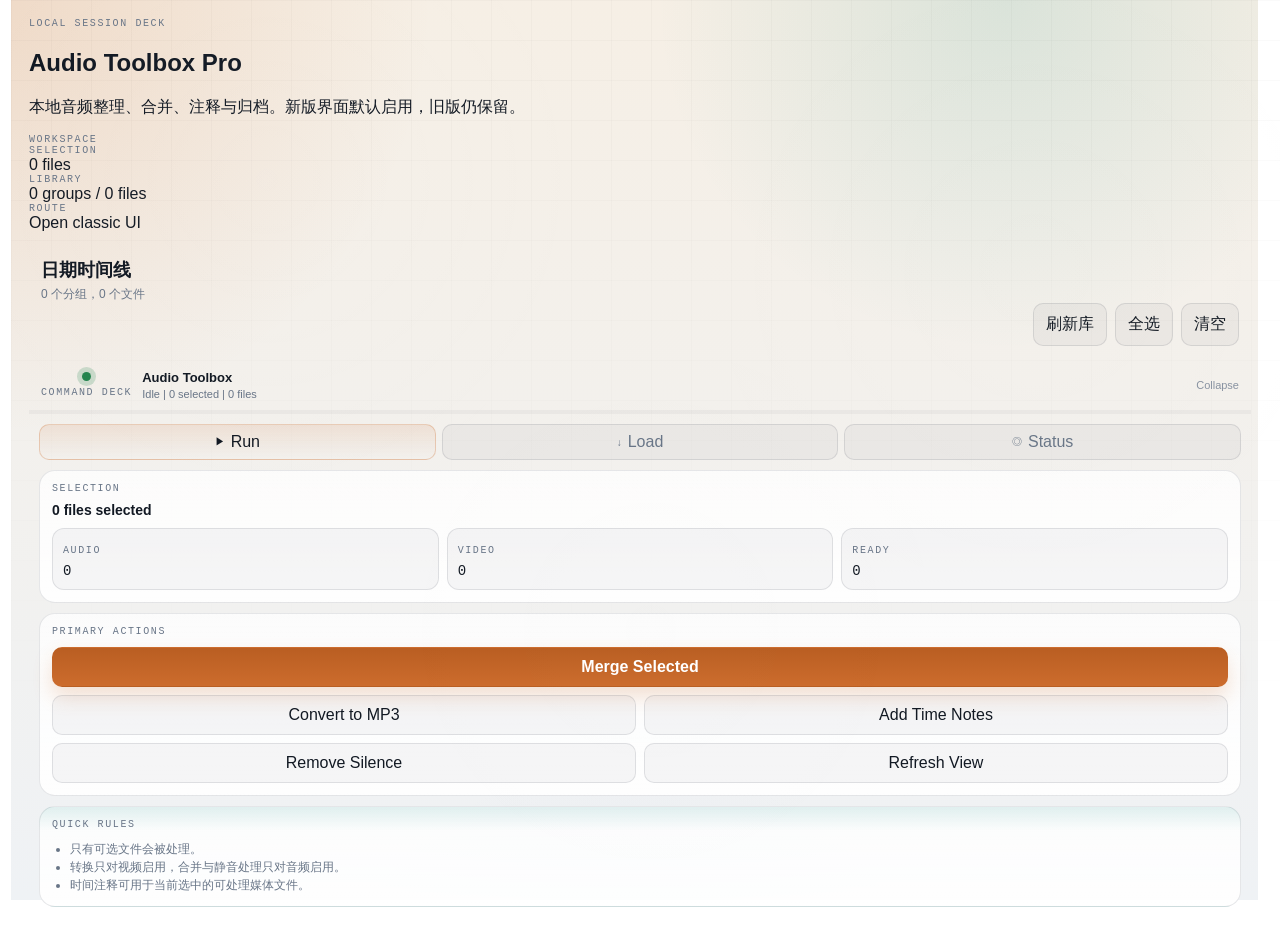
<file: webui/index.html>
<!doctype html>
<html lang="zh-CN">
  <head>
    <meta charset="utf-8" />
    <meta name="viewport" content="width=device-width,initial-scale=1" />
    <title>Audio Toolbox Pro</title>
    <link rel="stylesheet" href="./styles.css" />
  </head>
  <body>
    <div class="appShell">
      <main class="workspace">
        <section class="heroBand">
          <div class="heroCopy">
            <div class="heroEyebrow">Local Session Deck</div>
            <h1>Audio Toolbox Pro</h1>
            <p>本地音频整理、合并、注释与归档。新版界面默认启用，旧版仍保留。</p>
          </div>
          <div class="heroLedger">
            <div class="ledgerCard">
              <div class="ledgerLabel">Workspace</div>
              <div class="ledgerValue" id="cwdCard" title=""></div>
            </div>
            <div class="ledgerCard">
              <div class="ledgerLabel">Selection</div>
              <div class="ledgerValue"><span id="selectionCountCard">0</span> files</div>
            </div>
            <div class="ledgerCard">
              <div class="ledgerLabel">Library</div>
              <div class="ledgerValue" id="libraryCountCard">0 groups / 0 files</div>
            </div>
            <div class="ledgerCard">
              <div class="ledgerLabel">Route</div>
              <div class="ledgerValue"><a href="/classic/">Open classic UI</a></div>
            </div>
          </div>
        </section>

        <section class="libraryShell">
          <div class="libraryTopbar">
            <div class="librarySummary">
              <div class="summaryTitle">日期时间线</div>
              <div class="summaryMeta" id="timelineSummary">0 个分组，0 个文件</div>
            </div>
            <div class="libraryActions">
              <button class="btn btn-ghost" id="refreshBtn" type="button">刷新库</button>
              <button class="btn btn-ghost" id="selectAllBtn" type="button">全选</button>
              <button class="btn btn-ghost" id="deselectAllBtn" type="button">清空</button>
            </div>
          </div>

          <div class="workspaceNotice" id="workspaceNotice" hidden></div>
          <div class="filesRoot" id="filesRoot"></div>
        </section>
      </main>

      <aside class="commandPanel" id="commandPanel" data-collapsed="false">
        <button class="panelHeader" id="panelToggle" type="button" aria-expanded="true">
          <div class="headerState">
            <span class="stateDot ready" id="stateDot" aria-hidden="true"></span>
            <span class="headerLabel">Command Deck</span>
          </div>
          <div class="headerText">
            <div class="headerTitle">Audio Toolbox</div>
            <div class="headerSummary" id="headerSummary">Idle | 0 selected | 0 files</div>
          </div>
          <div class="headerFold" id="headerFold">收起</div>
        </button>

        <div class="panelProgress" id="panelProgress">
          <div class="panelProgressBar" id="panelProgressBar"></div>
        </div>

        <div class="panelBody" id="panelBody">
          <nav class="tabBar" aria-label="Command panel tabs">
            <button class="tab is-active" type="button" data-tab="run">
              <span class="tabIcon">▶</span>
              <span class="tabLabel">Run</span>
            </button>
            <button class="tab" type="button" data-tab="load">
              <span class="tabIcon">↓</span>
              <span class="tabLabel">Load</span>
            </button>
            <button class="tab" type="button" data-tab="status">
              <span class="tabIcon">◎</span>
              <span class="tabLabel">Status</span>
            </button>
          </nav>

          <div class="feedbackStrip" id="feedbackStrip" hidden></div>

          <section class="pane is-active" data-pane="run">
            <div class="card">
              <div class="cardLabel">Selection</div>
              <div class="selectionHeadline" id="selectionHeadline">0 files selected</div>
              <div class="miniStats">
                <div class="miniStat">
                  <span class="miniStatLabel">Audio</span>
                  <span class="miniStatValue" id="selectedAudioCount">0</span>
                </div>
                <div class="miniStat">
                  <span class="miniStatLabel">Video</span>
                  <span class="miniStatValue" id="selectedVideoCount">0</span>
                </div>
                <div class="miniStat">
                  <span class="miniStatLabel">Ready</span>
                  <span class="miniStatValue" id="selectedReadyCount">0</span>
                </div>
              </div>
            </div>

            <div class="card">
              <div class="cardLabel">Primary Actions</div>
              <div class="buttonStack">
                <button class="btn btn-primary" id="mergeBtn" type="button">Merge Selected</button>
                <div class="buttonRow two">
                  <button class="btn btn-ghost" id="convertBtn" type="button">Convert to MP3</button>
                  <button class="btn btn-ghost" id="annotateBtn" type="button">Add Time Notes</button>
                </div>
                <div class="buttonRow two">
                  <button class="btn btn-ghost" id="silenceBtn" type="button">Remove Silence</button>
                  <button class="btn btn-ghost" id="runRefreshBtn" type="button">Refresh View</button>
                </div>
              </div>
            </div>

            <div class="card lowCard">
              <div class="cardLabel">Quick Rules</div>
              <ul class="microList">
                <li>只有可选文件会被处理。</li>
                <li>转换只对视频启用，合并与静音处理只对音频启用。</li>
                <li>时间注释可用于当前选中的可处理媒体文件。</li>
              </ul>
            </div>
          </section>

          <section class="pane" data-pane="load">
            <div class="card">
              <div class="cardLabel">Import OBS</div>
              <label class="field">
                <span class="fieldLabel">Source directory</span>
                <input id="importPathInput" type="text" placeholder="/Users/you/Movies" />
              </label>
              <div class="buttonRow two">
                <button class="btn btn-ghost" id="detectObsBtn" type="button">Use detected path</button>
                <button class="btn btn-primary" id="importBtn" type="button">Import OBS</button>
              </div>
              <div class="fieldHint" id="importPathHint">导入会把源目录中的 `.mp4` 移入当前工作目录。</div>
            </div>

            <div class="card">
              <div class="cardLabel">Live Task</div>
              <div class="taskHeadline">
                <div class="taskTitle" id="taskHeadline">Idle</div>
                <div class="taskMeta" id="taskMeta">No running task</div>
              </div>
              <div class="taskSubline" id="taskSubline">等待操作。</div>
              <pre class="logBox" id="logBox"></pre>
            </div>
          </section>

          <section class="pane" data-pane="status">
            <div class="card">
              <div class="cardLabel">Settings</div>
              <label class="field">
                <span class="fieldLabel">Timezone</span>
                <select id="timezoneSelect"></select>
              </label>
              <div class="buttonRow two">
                <label class="field compactField">
                  <span class="fieldLabel">Threads</span>
                  <input id="threadsInput" type="number" min="1" max="16" step="1" />
                </label>
                <label class="field compactField">
                  <span class="fieldLabel">Cutoff</span>
                  <input id="cutoffHourInput" type="number" min="0" max="23" step="1" />
                </label>
              </div>
              <button class="btn btn-ghost" id="saveSettingsBtn" type="button">Apply Settings</button>
              <div class="fieldHint" id="settingsStatus">Settings loaded.</div>
            </div>

            <div class="card">
              <div class="cardLabel">Telemetry</div>
              <div class="statusGrid">
                <div class="statusKey">Current task</div>
                <div class="statusValue" id="statusCurrentTask">Idle</div>
                <div class="statusKey">Selection</div>
                <div class="statusValue" id="statusSelection">0 files</div>
                <div class="statusKey">Library</div>
                <div class="statusValue" id="statusLibrary">0 groups</div>
                <div class="statusKey">Last sync</div>
                <div class="statusValue" id="statusLastSync">Just now</div>
              </div>
            </div>

            <div class="card dangerCard">
              <div class="cardLabel">Organize</div>
              <div class="fieldHint">按日期整理全部文件，并为每个目录创建压缩包。</div>
              <button class="btn btn-danger" id="organizeArmBtn" type="button">Organize Library</button>
              <div class="confirmBlock" id="organizeConfirmBlock" hidden>
                <div class="confirmText">确认开始整理当前工作目录中的全部文件？</div>
                <div class="buttonRow two">
                  <button class="btn btn-danger" id="organizeConfirmBtn" type="button">Confirm Organize</button>
                  <button class="btn btn-ghost" id="organizeCancelBtn" type="button">Cancel</button>
                </div>
              </div>
            </div>
          </section>
        </div>
      </aside>
    </div>

    <script src="./app.js"></script>
  </body>
</html>
</file>
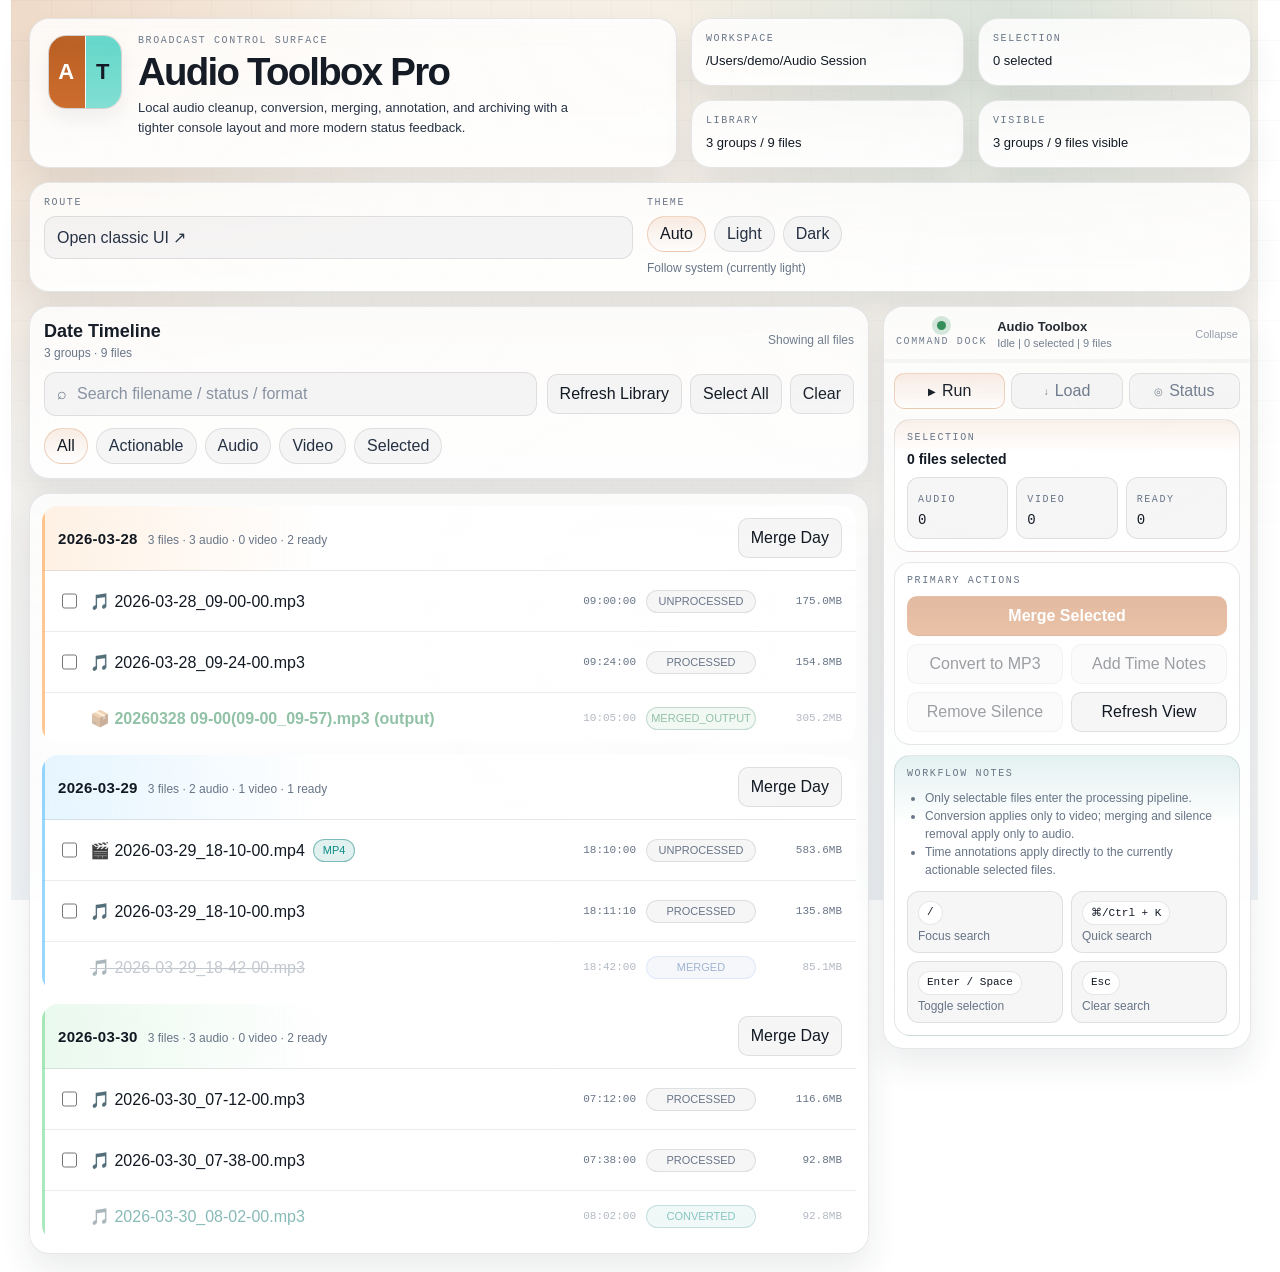
<file: webui/preview.html>
<!doctype html>
<html lang="en">
  <head>
    <meta charset="utf-8" />
    <meta name="viewport" content="width=device-width,initial-scale=1" />
    <meta name="color-scheme" content="dark light" />
    <title>Audio Toolbox Pro</title>
    <script>
      (() => {
        try {
          const key = "audio-toolbox-theme-mode";
          const mode = localStorage.getItem(key) || "system";
          const prefersDark = window.matchMedia && window.matchMedia("(prefers-color-scheme: dark)").matches;
          const resolved = mode === "system" ? (prefersDark ? "dark" : "light") : (mode === "light" ? "light" : "dark");
          document.documentElement.dataset.themeMode = mode;
          document.documentElement.dataset.theme = resolved;
          document.documentElement.style.colorScheme = resolved;
        } catch {}
      })();
    </script>
    <link rel="stylesheet" href="./styles.css" />
  </head>
  <body>
    <div class="appShell">
      <header class="topShell">
        <section class="brandBlock panelSurface">
          <div class="brandMark" aria-hidden="true">
            <span>A</span>
            <span>T</span>
          </div>
          <div class="brandCopy">
            <div class="heroEyebrow">Broadcast Control Surface</div>
            <h1>Audio Toolbox Pro</h1>
            <p>Local audio cleanup, conversion, merging, annotation, and archiving with a tighter console layout and more modern status feedback.</p>
          </div>
        </section>

        <section class="metricRack">
          <article class="metricCard panelSurface">
            <div class="ledgerLabel">Workspace</div>
            <div class="metricValue" id="cwdCard" title=""></div>
          </article>
          <article class="metricCard panelSurface">
            <div class="ledgerLabel">Selection</div>
            <div class="metricValue"><span id="selectionCountCard">0</span> selected</div>
          </article>
          <article class="metricCard panelSurface">
            <div class="ledgerLabel">Library</div>
            <div class="metricValue" id="libraryCountCard">0 groups / 0 files</div>
          </article>
          <article class="metricCard panelSurface">
            <div class="ledgerLabel">Visible</div>
            <div class="metricValue" id="resultSummary">0 groups / 0 files visible</div>
          </article>
        </section>

        <section class="utilityDock panelSurface">
          <div class="utilityBlock">
            <div class="ledgerLabel">Route</div>
            <a class="routeLink" href="/classic/">Open classic UI ↗</a>
          </div>

          <div class="utilityBlock">
            <div class="ledgerLabel">Theme</div>
            <div class="themeSwitch" role="group" aria-label="Color theme">
              <button class="modeChip" type="button" data-theme-mode="system">Auto</button>
              <button class="modeChip" type="button" data-theme-mode="light">Light</button>
              <button class="modeChip" type="button" data-theme-mode="dark">Dark</button>
            </div>
            <div class="themeHint" id="themeStatusText">Follow system</div>
          </div>
        </section>
      </header>

      <div class="layoutGrid">
        <main class="workspace" id="main">
          <section class="libraryControls panelSurface">
            <div class="controlLead">
              <div class="librarySummary">
                <div class="summaryTitle">Date Timeline</div>
                <div class="summaryMeta" id="timelineSummary">0 groups, 0 files</div>
              </div>
              <div class="queryMeta" id="queryMeta">Showing all files</div>
            </div>

            <div class="searchAndActions">
              <label class="searchField" for="searchInput">
                <span class="searchGlyph" aria-hidden="true">⌕</span>
                <input id="searchInput" type="text" autocomplete="off" placeholder="Search filename / status / format" />
                <button class="searchClear" id="searchClearBtn" type="button" aria-label="Clear search">✕</button>
              </label>

              <div class="libraryActions">
                <button class="btn btn-ghost" id="refreshBtn" type="button">Refresh Library</button>
                <button class="btn btn-ghost" id="selectAllBtn" type="button">Select All</button>
                <button class="btn btn-ghost" id="deselectAllBtn" type="button">Clear</button>
              </div>
            </div>

            <div class="filterRail" role="toolbar" aria-label="File filters">
              <button class="filterChip is-active" type="button" data-file-filter="all">All</button>
              <button class="filterChip" type="button" data-file-filter="actionable">Actionable</button>
              <button class="filterChip" type="button" data-file-filter="audio">Audio</button>
              <button class="filterChip" type="button" data-file-filter="video">Video</button>
              <button class="filterChip" type="button" data-file-filter="selected">Selected</button>
            </div>
          </section>

          <section class="libraryShell panelSurface">
            <div class="workspaceNotice" id="workspaceNotice" hidden></div>
            <div class="filesRoot" id="filesRoot"></div>
          </section>
        </main>

        <aside class="commandPanel panelSurface" id="commandPanel" data-collapsed="false">
          <button class="panelHeader" id="panelToggle" type="button" aria-expanded="true">
            <div class="headerState">
              <span class="stateDot ready" id="stateDot" aria-hidden="true"></span>
              <span class="headerLabel">Command Dock</span>
            </div>
            <div class="headerText">
              <div class="headerTitle">Audio Toolbox</div>
              <div class="headerSummary" id="headerSummary">Idle | 0 selected | 0 files</div>
            </div>
            <div class="headerFold" id="headerFold">Collapse</div>
          </button>

          <div class="panelProgress" id="panelProgress">
            <div class="panelProgressBar" id="panelProgressBar"></div>
          </div>

          <div class="panelBody" id="panelBody">
            <nav class="tabBar" aria-label="Command dock tabs">
              <button class="tab is-active" type="button" data-tab="run">
                <span class="tabIcon" aria-hidden="true">▶</span>
                <span class="tabLabel">Run</span>
              </button>
              <button class="tab" type="button" data-tab="load">
                <span class="tabIcon" aria-hidden="true">↓</span>
                <span class="tabLabel">Load</span>
              </button>
              <button class="tab" type="button" data-tab="status">
                <span class="tabIcon" aria-hidden="true">◎</span>
                <span class="tabLabel">Status</span>
              </button>
            </nav>

            <div class="feedbackStrip" id="feedbackStrip" hidden></div>

            <section class="pane is-active" data-pane="run">
              <div class="card heroCard">
                <div class="cardLabel">Selection</div>
                <div class="selectionHeadline" id="selectionHeadline">0 files selected</div>
                <div class="miniStats">
                  <div class="miniStat">
                    <span class="miniStatLabel">Audio</span>
                    <span class="miniStatValue" id="selectedAudioCount">0</span>
                  </div>
                  <div class="miniStat">
                    <span class="miniStatLabel">Video</span>
                    <span class="miniStatValue" id="selectedVideoCount">0</span>
                  </div>
                  <div class="miniStat">
                    <span class="miniStatLabel">Ready</span>
                    <span class="miniStatValue" id="selectedReadyCount">0</span>
                  </div>
                </div>
              </div>

              <div class="card">
                <div class="cardLabel">Primary Actions</div>
                <div class="buttonStack">
                  <button class="btn btn-primary" id="mergeBtn" type="button">Merge Selected</button>
                  <div class="buttonRow two">
                    <button class="btn btn-ghost" id="convertBtn" type="button">Convert to MP3</button>
                    <button class="btn btn-ghost" id="annotateBtn" type="button">Add Time Notes</button>
                  </div>
                  <div class="buttonRow two">
                    <button class="btn btn-ghost" id="silenceBtn" type="button">Remove Silence</button>
                    <button class="btn btn-ghost" id="runRefreshBtn" type="button">Refresh View</button>
                  </div>
                </div>
              </div>

              <div class="card lowCard">
                <div class="cardLabel">Workflow Notes</div>
                <ul class="microList">
                  <li>Only selectable files enter the processing pipeline.</li>
                  <li>Conversion applies only to video; merging and silence removal apply only to audio.</li>
                  <li>Time annotations apply directly to the currently actionable selected files.</li>
                </ul>
                <div class="shortcutGrid" aria-label="Keyboard shortcuts">
                  <div class="shortcutItem"><span class="shortcutKey">/</span><span class="shortcutText">Focus search</span></div>
                  <div class="shortcutItem"><span class="shortcutKey">⌘/Ctrl + K</span><span class="shortcutText">Quick search</span></div>
                  <div class="shortcutItem"><span class="shortcutKey">Enter / Space</span><span class="shortcutText">Toggle selection</span></div>
                  <div class="shortcutItem"><span class="shortcutKey">Esc</span><span class="shortcutText">Clear search</span></div>
                </div>
              </div>
            </section>

            <section class="pane" data-pane="load">
              <div class="card">
                <div class="cardLabel">Import OBS</div>
                <label class="field">
                  <span class="fieldLabel">Source directory</span>
                  <input id="importPathInput" type="text" placeholder="/Users/you/Movies" />
                </label>
                <div class="buttonRow two">
                  <button class="btn btn-ghost" id="detectObsBtn" type="button">Use Detected Path</button>
                  <button class="btn btn-primary" id="importBtn" type="button">Import OBS</button>
                </div>
                <div class="fieldHint" id="importPathHint">Import moves `.mp4` files from the source directory into the current workspace.</div>
              </div>

              <div class="card taskCard">
                <div class="cardLabel">Live Task</div>
                <div class="taskHeadline">
                  <div class="taskTitleWrap">
                    <div class="taskTitle" id="taskHeadline">Idle</div>
                    <div class="taskMeta" id="taskMeta">No running task</div>
                  </div>
                  <div class="taskBadge" id="taskBadge">Idle</div>
                </div>
                <div class="taskSubline" id="taskSubline">Waiting for action.</div>
                <pre class="logBox" id="logBox"></pre>
              </div>
            </section>

            <section class="pane" data-pane="status">
              <div class="card">
                <div class="cardLabel">Appearance</div>
                <div class="fieldHint">Supports system, light, and dark themes. Dark avoids harsh flashes; light keeps a softer canvas.</div>
                <div class="themeSwitch inlineThemeSwitch" role="group" aria-label="Theme quick switch">
                  <button class="modeChip" type="button" data-theme-mode="system">Auto</button>
                  <button class="modeChip" type="button" data-theme-mode="light">Light</button>
                  <button class="modeChip" type="button" data-theme-mode="dark">Dark</button>
                </div>
                <div class="fieldHint" id="themeModeExplain">Current theme: Follow system</div>
              </div>

              <div class="card">
                <div class="cardLabel">Settings</div>
                <label class="field">
                  <span class="fieldLabel">Timezone</span>
                  <select id="timezoneSelect"></select>
                </label>
                <div class="buttonRow two">
                  <label class="field compactField">
                    <span class="fieldLabel">Threads</span>
                    <input id="threadsInput" type="number" min="1" max="16" step="1" />
                  </label>
                  <label class="field compactField">
                    <span class="fieldLabel">Cutoff</span>
                    <input id="cutoffHourInput" type="number" min="0" max="23" step="1" />
                  </label>
                </div>
                <button class="btn btn-ghost" id="saveSettingsBtn" type="button">Apply Settings</button>
                <div class="fieldHint" id="settingsStatus">Settings loaded.</div>
              </div>

              <div class="card">
                <div class="cardLabel">Telemetry</div>
                <div class="statusGrid">
                  <div class="statusKey">Current task</div>
                  <div class="statusValue" id="statusCurrentTask">Idle</div>
                  <div class="statusKey">Selection</div>
                  <div class="statusValue" id="statusSelection">0 files</div>
                  <div class="statusKey">Library</div>
                  <div class="statusValue" id="statusLibrary">0 groups</div>
                  <div class="statusKey">Last sync</div>
                  <div class="statusValue" id="statusLastSync">Just now</div>
                </div>
              </div>

              <div class="card dangerCard">
                <div class="cardLabel">Organize</div>
                <div class="fieldHint">Organize all files by date and create a compressed archive for each folder.</div>
                <button class="btn btn-danger" id="organizeArmBtn" type="button">Organize Library</button>
                <div class="confirmBlock" id="organizeConfirmBlock" hidden>
                  <div class="confirmText">Organize all files in the current workspace?</div>
                  <div class="buttonRow two">
                    <button class="btn btn-danger" id="organizeConfirmBtn" type="button">Confirm Organize</button>
                    <button class="btn btn-ghost" id="organizeCancelBtn" type="button">Cancel</button>
                  </div>
                </div>
              </div>
            </section>
          </div>
        </aside>
      </div>
    </div>

    <script>
      const __mockState = {"cwd": "/Users/demo/Audio Session", "settings": {"timezone": "Asia/Shanghai", "max_workers": 4, "cutoff_hour": 4}, "busy": false, "current_task": null};
      const __mockFiles = {"groups": [{"date_key": "2026-03-28", "display_date": "2026-03-28", "color": "#FFB36A", "files": [{"path": "2026-03-28_09-00-00.mp3", "timestamp": "2026-03-28T09:00:00", "format": "mp3", "is_audio": true, "is_video": false, "size_bytes": 183500000, "display": "🎵 2026-03-28_09-00-00.mp3", "time": "09:00:00", "state": "UNPROCESSED", "size": "175.0MB", "style": "normal", "checkable": true, "disabled": false}, {"path": "2026-03-28_09-24-00.mp3", "timestamp": "2026-03-28T09:24:00", "format": "mp3", "is_audio": true, "is_video": false, "size_bytes": 162300000, "display": "🎵 2026-03-28_09-24-00.mp3", "time": "09:24:00", "state": "PROCESSED", "size": "154.8MB", "style": "normal", "checkable": true, "disabled": false}, {"path": "20260328 09-00(09-00_09-57).mp3", "timestamp": "2026-03-28T10:05:00", "format": "mp3", "is_audio": true, "is_video": false, "size_bytes": 320000000, "display": "📦 20260328 09-00(09-00_09-57).mp3 (output)", "time": "10:05:00", "state": "MERGED_OUTPUT", "size": "305.2MB", "style": "output", "checkable": false, "disabled": true}]}, {"date_key": "2026-03-29", "display_date": "2026-03-29", "color": "#72C8FF", "files": [{"path": "2026-03-29_18-10-00.mp4", "timestamp": "2026-03-29T18:10:00", "format": "mp4", "is_audio": false, "is_video": true, "size_bytes": 612000000, "display": "🎬 2026-03-29_18-10-00.mp4", "time": "18:10:00", "state": "UNPROCESSED", "size": "583.6MB", "style": "normal", "checkable": true, "disabled": false}, {"path": "2026-03-29_18-10-00.mp3", "timestamp": "2026-03-29T18:11:10", "format": "mp3", "is_audio": true, "is_video": false, "size_bytes": 142300000, "display": "🎵 2026-03-29_18-10-00.mp3", "time": "18:11:10", "state": "PROCESSED", "size": "135.8MB", "style": "normal", "checkable": true, "disabled": false}, {"path": "2026-03-29_18-42-00.mp3", "timestamp": "2026-03-29T18:42:00", "format": "mp3", "is_audio": true, "is_video": false, "size_bytes": 89230000, "display": "🎵 2026-03-29_18-42-00.mp3", "time": "18:42:00", "state": "MERGED", "size": "85.1MB", "style": "merged", "checkable": false, "disabled": true}]}, {"date_key": "2026-03-30", "display_date": "2026-03-30", "color": "#8BE0A2", "files": [{"path": "2026-03-30_07-12-00.mp3", "timestamp": "2026-03-30T07:12:00", "format": "mp3", "is_audio": true, "is_video": false, "size_bytes": 122300000, "display": "🎵 2026-03-30_07-12-00.mp3", "time": "07:12:00", "state": "PROCESSED", "size": "116.6MB", "style": "normal", "checkable": true, "disabled": false}, {"path": "2026-03-30_07-38-00.mp3", "timestamp": "2026-03-30T07:38:00", "format": "mp3", "is_audio": true, "is_video": false, "size_bytes": 97300000, "display": "🎵 2026-03-30_07-38-00.mp3", "time": "07:38:00", "state": "PROCESSED", "size": "92.8MB", "style": "normal", "checkable": true, "disabled": false}, {"path": "2026-03-30_08-02-00.mp3", "timestamp": "2026-03-30T08:02:00", "format": "mp3", "is_audio": true, "is_video": false, "size_bytes": 97300000, "display": "🎵 2026-03-30_08-02-00.mp3", "time": "08:02:00", "state": "CONVERTED", "size": "92.8MB", "style": "converted", "checkable": false, "disabled": true}]}], "stale": false, "generated_at": 0, "timezone": "Asia/Shanghai"};
      const __mockObs = {"path": "/Users/demo/Movies/OBS"};
      const __mockTask = {"task_id": null};
      const __mockSettings = {"timezone": "Asia/Shanghai", "max_workers": 4, "cutoff_hour": 4};
      window.fetch = async (url, options = {}) => {
        const path = typeof url === "string" ? url : String(url);
        let payload = {};
        if (path.includes("/api/state")) payload = __mockState;
        else if (path.includes("/api/files")) payload = __mockFiles;
        else if (path.includes("/api/obs_location")) payload = __mockObs;
        else if (path.includes("/api/task/current")) payload = __mockTask;
        else if (path.includes("/api/task/")) payload = __mockTask;
        else if (path.includes("/api/settings")) payload = { ok: true, settings: __mockSettings };
        else if (path.includes("/api/task")) payload = { task_id: "preview-task" };
        return new Response(JSON.stringify(payload), {
          status: 200,
          headers: { "Content-Type": "application/json" },
        });
      };
      window.addEventListener("load", () => {
        setTimeout(() => {
          if (window.state) {
            state.selected = new Set([
              "2026-03-28_09-24-00.mp3",
              "2026-03-29_18-10-00.mp4",
              "2026-03-30_07-12-00.mp3",
            ]);
            renderFiles();
            updateActionAvailability();
            setTaskPanel({
              task_id: "preview-merge",
              status: "done",
              log: [
                "Merging 3 files…",
                "Merge mode: stream copy first, auto fallback to re-encode if needed",
                "Output created: 20260330 07-12.mp3",
              ],
            }, {
              pillLabel: "Merge",
              runningLabel: "Merging…",
              type: "MERGE",
              triggerSelector: "#mergeBtn",
            });
          }
        }, 120);
      });
    </script>
    <script src="./app.js"></script>
  </body>
</html>
</file>
<file: webui/styles.css>
:root {
  color-scheme: dark;
  --bg-page: #090b10;
  --bg-page-alt: #0f1218;
  --bg-mesh-1: rgba(255, 151, 77, 0.16);
  --bg-mesh-2: rgba(88, 210, 197, 0.12);
  --bg-mesh-3: rgba(109, 140, 255, 0.08);
  --panel: rgba(14, 18, 24, 0.82);
  --panel-strong: rgba(11, 14, 20, 0.92);
  --panel-soft: rgba(255, 255, 255, 0.03);
  --panel-soft-strong: rgba(255, 255, 255, 0.06);
  --surface-hover: rgba(255, 255, 255, 0.06);
  --line: rgba(255, 255, 255, 0.09);
  --line-strong: rgba(255, 255, 255, 0.16);
  --line-accent: rgba(255, 151, 77, 0.34);
  --text-primary: #f4f6f8;
  --text-secondary: #ccd3de;
  --text-muted: #8d98a9;
  --text-dim: #667182;
  --accent: #ff9750;
  --accent-hover: #ffb171;
  --accent-soft: rgba(255, 151, 80, 0.16);
  --accent-ink: #24160a;
  --accent-2: #59d5c7;
  --accent-2-soft: rgba(89, 213, 199, 0.14);
  --success: #5ed596;
  --warning: #ffc46e;
  --danger: #ff7d72;
  --shadow-xl: 0 28px 72px rgba(0, 0, 0, 0.44);
  --shadow-lg: 0 18px 36px rgba(0, 0, 0, 0.24);
  --shadow-sm: 0 10px 20px rgba(0, 0, 0, 0.14);
  --radius-2xl: 24px;
  --radius-xl: 20px;
  --radius-lg: 16px;
  --radius-md: 12px;
  --radius-sm: 10px;
  --radius-xs: 8px;
  --rail-width: 368px;
  --outline-focus: 0 0 0 3px rgba(255, 151, 80, 0.22);
  --ease-productive: cubic-bezier(0.2, 0, 0.38, 0.9);
  --ease-expressive: cubic-bezier(0.4, 0.14, 0.3, 1);
  --duration-fast: 110ms;
  --duration-mid: 150ms;
  --duration-slow: 240ms;
  --duration-xl: 360ms;
  --grid-size: 40px;
  --panel-sheen: 1;
}

:root[data-theme="light"] {
  color-scheme: light;
  --bg-page: #eff2f5;
  --bg-page-alt: #f6efe5;
  --bg-mesh-1: rgba(204, 109, 45, 0.16);
  --bg-mesh-2: rgba(15, 140, 133, 0.12);
  --bg-mesh-3: rgba(80, 120, 210, 0.08);
  --panel: rgba(255, 255, 255, 0.8);
  --panel-strong: rgba(255, 255, 255, 0.92);
  --panel-soft: rgba(17, 24, 38, 0.035);
  --panel-soft-strong: rgba(17, 24, 38, 0.065);
  --surface-hover: rgba(17, 24, 38, 0.07);
  --line: rgba(17, 24, 38, 0.1);
  --line-strong: rgba(17, 24, 38, 0.18);
  --line-accent: rgba(203, 109, 45, 0.28);
  --text-primary: #121923;
  --text-secondary: #253143;
  --text-muted: #687587;
  --text-dim: #8892a1;
  --accent: #cc6c2d;
  --accent-hover: #b95e22;
  --accent-soft: rgba(204, 108, 45, 0.12);
  --accent-ink: #ffffff;
  --accent-2: #0f8c85;
  --accent-2-soft: rgba(15, 140, 133, 0.12);
  --success: #25854f;
  --warning: #a86c18;
  --danger: #c34b4a;
  --shadow-xl: 0 24px 60px rgba(33, 41, 56, 0.12);
  --shadow-lg: 0 16px 32px rgba(33, 41, 56, 0.09);
  --shadow-sm: 0 10px 18px rgba(33, 41, 56, 0.06);
  --outline-focus: 0 0 0 3px rgba(204, 108, 45, 0.18);
}

*,
*::before,
*::after {
  box-sizing: border-box;
}

html,
body {
  min-height: 100%;
}

html {
  scrollbar-gutter: stable both-edges;
}

body {
  margin: 0;
  color: var(--text-primary);
  font-family: "Avenir Next", "Segoe UI Variable", "Segoe UI", "PingFang SC", "Hiragino Sans GB", "Noto Sans CJK SC", "IBM Plex Sans", sans-serif;
  background:
    radial-gradient(circle at top left, var(--bg-mesh-1), transparent 28%),
    radial-gradient(circle at 80% 0%, var(--bg-mesh-2), transparent 26%),
    radial-gradient(circle at 50% 120%, var(--bg-mesh-3), transparent 26%),
    linear-gradient(180deg, var(--bg-page-alt) 0%, var(--bg-page) 100%);
  background-attachment: fixed;
}

body::before,
body::after {
  content: "";
  position: fixed;
  inset: 0;
  pointer-events: none;
}

body::before {
  background:
    linear-gradient(var(--line) 1px, transparent 1px),
    linear-gradient(90deg, var(--line) 1px, transparent 1px);
  background-size: var(--grid-size) var(--grid-size);
  mask-image: linear-gradient(180deg, rgba(0, 0, 0, 0.82), transparent 92%);
  opacity: 0.28;
}

body::after {
  background:
    radial-gradient(circle at 20% 20%, rgba(255, 255, 255, 0.06), transparent 26%),
    radial-gradient(circle at 80% 30%, rgba(255, 255, 255, 0.035), transparent 28%),
    radial-gradient(circle at 50% 70%, rgba(255, 255, 255, 0.025), transparent 34%);
  opacity: 0.55;
}

a {
  color: inherit;
  text-decoration: none;
}

button,
input,
select {
  font: inherit;
}

input,
select,
button {
  -webkit-tap-highlight-color: transparent;
}

::selection {
  background: var(--accent-soft);
}

.appShell {
  max-width: 1640px;
  margin: 0 auto;
  padding: 18px;
}

.topShell {
  display: grid;
  grid-template-columns: minmax(0, 1.3fr) minmax(340px, 1fr) 250px;
  gap: 14px;
  margin-bottom: 14px;
}

.panelSurface {
  position: relative;
  border: 1px solid var(--line);
  border-radius: var(--radius-xl);
  background:
    linear-gradient(180deg, rgba(255, 255, 255, 0.04), transparent 20%),
    linear-gradient(180deg, var(--panel), var(--panel-strong));
  box-shadow: var(--shadow-lg);
  backdrop-filter: blur(18px) saturate(120%);
  overflow: hidden;
  isolation: isolate;
}

.panelSurface::before {
  content: "";
  position: absolute;
  inset: 0;
  pointer-events: none;
  background:
    linear-gradient(180deg, rgba(255, 255, 255, 0.08), transparent 18%),
    radial-gradient(circle at top right, rgba(255, 255, 255, 0.08), transparent 28%);
  opacity: var(--panel-sheen);
}

.brandBlock,
.metricCard,
.utilityDock,
.libraryControls,
.libraryShell,
.commandPanel,
.card,
.dateGroup {
  animation: riseIn var(--duration-xl) var(--ease-expressive) both;
}

.brandBlock {
  display: grid;
  grid-template-columns: 74px minmax(0, 1fr);
  gap: 16px;
  padding: 16px 18px;
  min-height: 144px;
  animation-delay: 20ms;
}

.brandMark {
  display: grid;
  grid-template-columns: repeat(2, 1fr);
  gap: 1px;
  width: 74px;
  height: 74px;
  align-self: start;
  border-radius: 18px;
  overflow: hidden;
  border: 1px solid var(--line-strong);
  box-shadow: inset 0 1px 0 rgba(255, 255, 255, 0.1), var(--shadow-sm);
}

.brandMark span {
  display: grid;
  place-items: center;
  font-family: "Avenir Next Condensed", "Helvetica Neue", "PingFang SC", sans-serif;
  font-size: 22px;
  font-weight: 700;
  letter-spacing: 0.04em;
  color: var(--accent-ink);
  background:
    linear-gradient(180deg, var(--accent-hover), var(--accent));
}

.brandMark span:last-child {
  color: var(--text-primary);
  background:
    linear-gradient(180deg, rgba(89, 213, 199, 0.95), rgba(89, 213, 199, 0.76));
}

.heroEyebrow,
.ledgerLabel,
.cardLabel,
.fieldLabel,
.statusKey,
.headerLabel,
.miniStatLabel {
  font-family: ui-monospace, "SFMono-Regular", "IBM Plex Mono", Menlo, monospace;
  font-size: 10px;
  letter-spacing: 0.16em;
  text-transform: uppercase;
  color: var(--text-muted);
}

.brandCopy {
  min-width: 0;
  display: grid;
  align-content: start;
  gap: 8px;
}

.brandCopy h1 {
  margin: 0;
  font-family: "Avenir Next Condensed", "Helvetica Neue", "PingFang SC", sans-serif;
  font-size: clamp(28px, 3vw, 40px);
  line-height: 0.94;
  letter-spacing: -0.045em;
}

.brandCopy p {
  margin: 0;
  max-width: 62ch;
  color: var(--text-secondary);
  font-size: 13px;
  line-height: 1.55;
}

.metricRack {
  display: grid;
  grid-template-columns: repeat(2, minmax(0, 1fr));
  gap: 14px;
}

.metricCard {
  padding: 14px;
}

.metricCard:nth-child(1) { animation-delay: 60ms; }
.metricCard:nth-child(2) { animation-delay: 100ms; }
.metricCard:nth-child(3) { animation-delay: 140ms; }
.metricCard:nth-child(4) { animation-delay: 180ms; }

.metricValue {
  margin-top: 8px;
  min-width: 0;
  color: var(--text-primary);
  font-size: 13px;
  line-height: 1.45;
  word-break: break-word;
}

.utilityDock {
  display: grid;
  align-content: start;
  gap: 14px;
  padding: 14px;
  animation-delay: 120ms;
}

.utilityBlock {
  display: grid;
  gap: 8px;
}

.routeLink {
  display: inline-flex;
  align-items: center;
  gap: 8px;
  padding: 11px 12px;
  border-radius: var(--radius-md);
  border: 1px solid var(--line);
  background: var(--panel-soft);
  color: var(--text-secondary);
  transition:
    transform var(--duration-fast) var(--ease-productive),
    border-color var(--duration-fast) var(--ease-productive),
    background-color var(--duration-fast) var(--ease-productive),
    color var(--duration-fast) var(--ease-productive);
}

.routeLink:hover {
  transform: translateY(-1px);
  border-color: var(--line-accent);
  background: var(--accent-soft);
  color: var(--text-primary);
}

.themeSwitch {
  display: inline-flex;
  flex-wrap: wrap;
  gap: 8px;
}

.modeChip,
.filterChip {
  display: inline-flex;
  align-items: center;
  justify-content: center;
  min-height: 34px;
  padding: 8px 12px;
  border: 1px solid var(--line);
  border-radius: 999px;
  background: var(--panel-soft);
  color: var(--text-secondary);
  cursor: pointer;
  transition:
    transform var(--duration-fast) var(--ease-productive),
    border-color var(--duration-fast) var(--ease-productive),
    background-color var(--duration-fast) var(--ease-productive),
    color var(--duration-fast) var(--ease-productive),
    box-shadow var(--duration-fast) var(--ease-productive);
}

.modeChip:hover,
.filterChip:hover {
  transform: translateY(-1px);
  border-color: var(--line-accent);
  color: var(--text-primary);
}

.modeChip.is-active,
.filterChip.is-active {
  background:
    linear-gradient(180deg, var(--accent-soft), rgba(255, 255, 255, 0.02));
  border-color: var(--line-accent);
  color: var(--text-primary);
  box-shadow: inset 0 0 0 1px rgba(255, 255, 255, 0.06);
}

.themeHint,
.queryMeta {
  color: var(--text-muted);
  font-size: 12px;
  line-height: 1.45;
}

.layoutGrid {
  display: grid;
  grid-template-columns: minmax(0, 1fr) var(--rail-width);
  gap: 14px;
  align-items: start;
}

body[data-panel-collapsed="true"] .layoutGrid {
  grid-template-columns: minmax(0, 1fr) 96px;
}

.workspace {
  min-width: 0;
  display: grid;
  gap: 14px;
}

.libraryControls {
  display: grid;
  gap: 12px;
  padding: 14px;
  animation-delay: 180ms;
}

.controlLead,
.searchAndActions {
  display: grid;
  gap: 10px;
  align-items: center;
}

.controlLead {
  grid-template-columns: minmax(0, 1fr) auto;
}

.summaryTitle {
  font-size: 18px;
  font-weight: 700;
  color: var(--text-primary);
}

.summaryMeta {
  margin-top: 4px;
  color: var(--text-muted);
  font-size: 12px;
}

.searchAndActions {
  grid-template-columns: minmax(0, 1fr) auto;
}

.searchField {
  display: grid;
  grid-template-columns: auto minmax(0, 1fr) auto;
  align-items: center;
  gap: 10px;
  min-height: 44px;
  padding: 0 12px;
  border-radius: var(--radius-md);
  border: 1px solid var(--line);
  background: var(--panel-soft);
  transition:
    border-color var(--duration-fast) var(--ease-productive),
    background-color var(--duration-fast) var(--ease-productive),
    box-shadow var(--duration-fast) var(--ease-productive);
}

.searchField:focus-within {
  border-color: var(--line-accent);
  background: var(--panel-soft-strong);
  box-shadow: var(--outline-focus);
}

.searchGlyph {
  color: var(--text-muted);
  font-size: 16px;
}

.searchField input {
  width: 100%;
  min-width: 0;
  border: 0;
  background: transparent;
  color: var(--text-primary);
  outline: none;
  padding: 0;
  height: 42px;
}

.searchField input::placeholder {
  color: var(--text-dim);
}

.searchClear {
  display: inline-grid;
  place-items: center;
  width: 28px;
  height: 28px;
  border: 0;
  border-radius: 999px;
  background: transparent;
  color: var(--text-muted);
  cursor: pointer;
  transition:
    background-color var(--duration-fast) var(--ease-productive),
    color var(--duration-fast) var(--ease-productive),
    transform var(--duration-fast) var(--ease-productive);
}

.searchClear:hover {
  background: var(--surface-hover);
  color: var(--text-primary);
  transform: scale(1.04);
}

.filterRail,
.libraryActions,
.groupActions,
.buttonRow,
.buttonStack,
.shortcutGrid {
  display: flex;
  flex-wrap: wrap;
  gap: 8px;
}

.libraryActions {
  justify-content: flex-end;
}

.filterRail {
  align-items: center;
}

.libraryShell {
  padding: 12px;
  animation-delay: 220ms;
}

.workspaceNotice,
.feedbackStrip {
  margin-bottom: 12px;
  padding: 10px 12px;
  border: 1px solid var(--line);
  border-radius: var(--radius-md);
  font-size: 12px;
  line-height: 1.45;
  background: var(--panel-soft);
}

.workspaceNotice[data-tone="error"],
.feedbackStrip[data-tone="error"] {
  border-color: rgba(255, 125, 114, 0.34);
  color: var(--danger);
  background: rgba(255, 125, 114, 0.12);
}

.workspaceNotice[data-tone="success"],
.feedbackStrip[data-tone="success"] {
  border-color: rgba(94, 213, 150, 0.34);
  color: var(--success);
  background: rgba(94, 213, 150, 0.12);
}

.workspaceNotice[data-tone="info"],
.feedbackStrip[data-tone="info"],
.workspaceNotice[data-tone="warning"],
.feedbackStrip[data-tone="warning"] {
  border-color: rgba(255, 151, 80, 0.34);
  color: var(--accent-hover);
  background: var(--accent-soft);
}

.filesRoot {
  display: grid;
  gap: 12px;
}

.emptyState {
  display: grid;
  place-items: center;
  min-height: 240px;
  padding: 20px;
  border: 1px dashed var(--line-strong);
  border-radius: var(--radius-lg);
  color: var(--text-muted);
  text-align: center;
  background:
    linear-gradient(180deg, var(--panel-soft), transparent 80%);
}

.dateGroup {
  --group-accent: var(--accent);
  border-radius: var(--radius-lg);
  overflow: hidden;
  background:
    linear-gradient(180deg, rgba(255, 255, 255, 0.02), transparent 24%),
    linear-gradient(180deg, var(--panel), var(--panel-strong));
  animation-delay: 40ms;
  transition:
    border-color var(--duration-mid) var(--ease-productive),
    transform var(--duration-mid) var(--ease-productive),
    box-shadow var(--duration-mid) var(--ease-productive);
}

.dateGroup::after {
  content: "";
  position: absolute;
  inset: 0 auto 0 0;
  width: 3px;
  background: var(--group-accent);
  opacity: 0.72;
}

.dateGroup.group-fresh {
  border-color: color-mix(in srgb, var(--group-accent) 42%, var(--line-strong));
  transform: translateY(-1px);
  box-shadow: var(--shadow-lg), 0 0 0 1px color-mix(in srgb, var(--group-accent) 18%, transparent);
}

.groupHeader {
  position: relative;
  display: grid;
  grid-template-columns: minmax(0, 1fr) auto;
  gap: 12px;
  align-items: center;
  padding: 12px 14px 12px 16px;
  border-bottom: 1px solid var(--line);
  background:
    linear-gradient(90deg, color-mix(in srgb, var(--group-accent) 18%, transparent), transparent 34%),
    rgba(255, 255, 255, 0.02);
}

.groupTitle {
  display: flex;
  align-items: baseline;
  gap: 10px;
  flex-wrap: wrap;
  min-width: 0;
}

.groupDate {
  font-size: 15px;
  font-weight: 700;
  letter-spacing: 0.02em;
}

.groupMeta {
  color: var(--text-muted);
  font-size: 12px;
}

.fileRows {
  display: grid;
}

.fileRow {
  display: grid;
  grid-template-columns: 22px minmax(0, 1fr) 82px 110px 76px;
  gap: 10px;
  align-items: center;
  min-height: 50px;
  padding: 10px 14px 10px 16px;
  border-bottom: 1px solid color-mix(in srgb, var(--line) 75%, transparent);
  cursor: pointer;
  transition:
    transform var(--duration-fast) var(--ease-productive),
    background-color var(--duration-fast) var(--ease-productive),
    box-shadow var(--duration-fast) var(--ease-productive),
    opacity var(--duration-fast) var(--ease-productive);
}

.fileRow:last-child {
  border-bottom: 0;
}

.fileRow:hover {
  background: var(--surface-hover);
  transform: translateX(1px);
}

.fileRow:focus-visible {
  outline: none;
  box-shadow: var(--outline-focus);
}

.fileRow.disabled {
  opacity: 0.5;
  cursor: default;
}

.fileRow.selected {
  background:
    linear-gradient(90deg, var(--accent-soft), rgba(255, 255, 255, 0.01) 60%);
  box-shadow: inset 3px 0 0 var(--accent);
}

.fileRow.fresh,
.fileRow.selection-flash {
  animation: rowFlash 1.2s var(--ease-expressive) 1;
}

.fileCheck {
  display: grid;
  justify-content: center;
}

.fileCheck input {
  width: 15px;
  height: 15px;
  margin: 0;
  accent-color: var(--accent);
}

.fileMain {
  min-width: 0;
  display: flex;
  align-items: center;
  gap: 8px;
}

.fileName {
  min-width: 0;
  overflow: hidden;
  text-overflow: ellipsis;
  white-space: nowrap;
}

.fileName mark {
  color: inherit;
  background: color-mix(in srgb, var(--accent) 26%, transparent);
  border-radius: 4px;
  padding: 0 2px;
}

.fileMeta,
.statusValue,
.miniStatValue,
.taskMeta,
.logBox {
  font-family: ui-monospace, "SFMono-Regular", "IBM Plex Mono", Menlo, monospace;
}

.fileMeta {
  font-size: 11px;
  color: var(--text-muted);
  text-align: right;
  white-space: nowrap;
}

.mediaBadge,
.stateTag,
.taskBadge {
  display: inline-flex;
  align-items: center;
  justify-content: center;
  min-width: 0;
  padding: 5px 9px;
  border-radius: 999px;
  font-size: 11px;
  line-height: 1;
  white-space: nowrap;
  overflow: hidden;
  text-overflow: ellipsis;
}

.mediaBadge {
  border: 1px solid color-mix(in srgb, var(--accent-2) 40%, var(--line));
  color: var(--accent-2);
  background: var(--accent-2-soft);
}

.stateTag {
  border: 1px solid var(--line);
  color: var(--text-muted);
  background: var(--panel-soft);
}

.stateTag.output {
  border-color: color-mix(in srgb, var(--success) 40%, var(--line));
  color: var(--success);
  background: color-mix(in srgb, var(--success) 12%, transparent);
}

.stateTag.merged {
  border-color: rgba(106, 156, 244, 0.34);
  color: #8ab3ff;
  background: rgba(106, 156, 244, 0.12);
}

:root[data-theme="light"] .stateTag.merged {
  color: #466aa5;
  background: rgba(70, 106, 165, 0.1);
}

.stateTag.converted {
  border-color: color-mix(in srgb, var(--accent-2) 34%, var(--line));
  color: var(--accent-2);
  background: var(--accent-2-soft);
}

.fileRow.style-output .fileName {
  color: var(--success);
  font-weight: 700;
}

.fileRow.style-merged .fileName {
  color: var(--text-dim);
  text-decoration: line-through;
}

.fileRow.style-converted .fileName {
  color: color-mix(in srgb, var(--accent-2) 80%, var(--text-primary));
}

.commandPanel {
  position: sticky;
  top: 18px;
  max-height: calc(100vh - 36px);
  animation-delay: 200ms;
}

.panelHeader {
  width: 100%;
  display: grid;
  grid-template-columns: auto minmax(0, 1fr) auto;
  gap: 10px;
  align-items: center;
  padding: 12px 12px 10px;
  border: 0;
  color: inherit;
  background: transparent;
  cursor: pointer;
  text-align: left;
  transition: background-color var(--duration-fast) var(--ease-productive);
}

.panelHeader:hover {
  background: var(--surface-hover);
}

.headerState {
  display: grid;
  gap: 6px;
  justify-items: center;
}

.stateDot {
  width: 9px;
  height: 9px;
  border-radius: 999px;
  background: var(--success);
  box-shadow: 0 0 0 5px color-mix(in srgb, var(--success) 20%, transparent);
}

.stateDot.busy {
  background: var(--warning);
  box-shadow: 0 0 0 5px color-mix(in srgb, var(--warning) 20%, transparent);
  animation: pulseDot 1.7s ease-out infinite;
}

.stateDot.error {
  background: var(--danger);
  box-shadow: 0 0 0 5px color-mix(in srgb, var(--danger) 18%, transparent);
}

.headerText {
  min-width: 0;
}

.headerTitle {
  font-size: 13px;
  font-weight: 700;
}

.headerSummary {
  margin-top: 3px;
  color: var(--text-muted);
  font-size: 11px;
  white-space: nowrap;
  overflow: hidden;
  text-overflow: ellipsis;
}

.headerFold {
  font-size: 11px;
  color: var(--text-dim);
}

.panelProgress {
  height: 4px;
  overflow: hidden;
  background: var(--panel-soft);
}

.panelProgressBar {
  width: 100%;
  height: 100%;
  transform-origin: left center;
  transform: translateX(-50%) scaleX(0.28);
  background:
    linear-gradient(90deg, transparent 0%, var(--accent) 14%, var(--accent-2) 50%, var(--accent) 86%, transparent 100%);
  opacity: 0.5;
}

.panelProgress.is-busy .panelProgressBar {
  animation: progressSweep 1.35s linear infinite;
  opacity: 1;
}

.panelBody {
  padding: 10px 10px 12px;
  max-height: calc(100vh - 104px);
  overflow: auto;
}

.commandPanel[data-collapsed="true"] {
  border-radius: var(--radius-lg);
}

.commandPanel[data-collapsed="true"] .panelBody,
.commandPanel[data-collapsed="true"] .panelProgress {
  display: none;
}

body[data-panel-collapsed="true"] .commandPanel .headerText,
body[data-panel-collapsed="true"] .commandPanel .headerFold {
  display: none;
}

body[data-panel-collapsed="true"] .commandPanel .panelHeader {
  grid-template-columns: 1fr;
  justify-items: center;
  padding: 12px 8px;
}

.tabBar {
  display: grid;
  grid-template-columns: repeat(3, minmax(0, 1fr));
  gap: 6px;
  margin-bottom: 10px;
}

.tab {
  display: inline-flex;
  align-items: center;
  justify-content: center;
  gap: 6px;
  min-height: 36px;
  padding: 0 8px;
  border: 1px solid var(--line);
  border-radius: var(--radius-sm);
  background: var(--panel-soft);
  color: var(--text-muted);
  cursor: pointer;
  transition:
    transform var(--duration-fast) var(--ease-productive),
    border-color var(--duration-fast) var(--ease-productive),
    background-color var(--duration-fast) var(--ease-productive),
    color var(--duration-fast) var(--ease-productive);
}

.tab:hover {
  transform: translateY(-1px);
  border-color: var(--line-accent);
  color: var(--text-primary);
}

.tab.is-active {
  color: var(--text-primary);
  border-color: var(--line-accent);
  background:
    linear-gradient(180deg, var(--accent-soft), rgba(255, 255, 255, 0.02));
}

.tabIcon {
  font-size: 10px;
}

.pane {
  display: none;
}

.pane.is-active {
  display: grid;
  gap: 10px;
}

.card {
  padding: 12px;
  border: 1px solid var(--line);
  border-radius: var(--radius-lg);
  background:
    linear-gradient(180deg, rgba(255, 255, 255, 0.03), transparent 24%),
    linear-gradient(180deg, color-mix(in srgb, var(--panel) 96%, transparent), var(--panel-strong));
}

.heroCard {
  background:
    linear-gradient(180deg, color-mix(in srgb, var(--accent-soft) 90%, transparent), transparent 24%),
    linear-gradient(180deg, color-mix(in srgb, var(--panel) 96%, transparent), var(--panel-strong));
}

.lowCard {
  background:
    linear-gradient(180deg, color-mix(in srgb, var(--accent-2-soft) 96%, transparent), transparent 24%),
    linear-gradient(180deg, color-mix(in srgb, var(--panel) 96%, transparent), var(--panel-strong));
}

.dangerCard {
  border-color: rgba(255, 125, 114, 0.22);
}

.selectionHeadline,
.taskTitle {
  margin-top: 8px;
  font-size: 14px;
  font-weight: 700;
}

.miniStats {
  display: grid;
  gap: 8px;
  grid-template-columns: repeat(3, minmax(0, 1fr));
  margin-top: 10px;
}

.miniStat {
  padding: 10px;
  border: 1px solid var(--line);
  border-radius: var(--radius-md);
  background: var(--panel-soft);
}

.miniStatValue {
  display: block;
  margin-top: 6px;
  color: var(--text-primary);
  font-size: 14px;
}

.shortcutGrid {
  display: grid;
  grid-template-columns: repeat(2, minmax(0, 1fr));
  gap: 8px;
  margin-top: 12px;
}

.shortcutItem {
  display: grid;
  gap: 4px;
  padding: 9px 10px;
  border: 1px solid var(--line);
  border-radius: var(--radius-md);
  background: var(--panel-soft);
}

.shortcutKey {
  display: inline-flex;
  justify-content: center;
  width: fit-content;
  min-height: 24px;
  padding: 4px 8px;
  border-radius: 999px;
  border: 1px solid var(--line);
  background: var(--panel-strong);
  color: var(--text-primary);
  font-family: ui-monospace, "SFMono-Regular", "IBM Plex Mono", Menlo, monospace;
  font-size: 11px;
}

.shortcutText {
  color: var(--text-muted);
  font-size: 12px;
}

.btn {
  min-height: 38px;
  padding: 10px 12px;
  border: 1px solid transparent;
  border-radius: var(--radius-sm);
  color: var(--text-primary);
  cursor: pointer;
  transition:
    transform var(--duration-fast) var(--ease-productive),
    border-color var(--duration-fast) var(--ease-productive),
    background-color var(--duration-fast) var(--ease-productive),
    color var(--duration-fast) var(--ease-productive),
    box-shadow var(--duration-fast) var(--ease-productive);
}

.btn:hover {
  transform: translateY(-1px);
}

.btn:disabled {
  opacity: 0.42;
  cursor: not-allowed;
  transform: none;
  box-shadow: none;
}

.btn-primary {
  font-weight: 700;
  color: var(--accent-ink);
  background:
    linear-gradient(180deg, var(--accent-hover), var(--accent));
  box-shadow: 0 10px 20px color-mix(in srgb, var(--accent) 20%, transparent);
}

.btn-primary:hover {
  background:
    linear-gradient(180deg, color-mix(in srgb, var(--accent-hover) 94%, white), var(--accent-hover));
}

.btn-ghost {
  border-color: var(--line);
  background: var(--panel-soft);
}

.btn-ghost:hover {
  border-color: var(--line-accent);
  background: var(--accent-soft);
}

.btn-danger {
  border-color: rgba(255, 125, 114, 0.32);
  background: rgba(255, 125, 114, 0.14);
  color: var(--text-primary);
}

.btn-danger:hover {
  border-color: rgba(255, 125, 114, 0.44);
  background: rgba(255, 125, 114, 0.2);
}

.btn.is-working {
  border-color: color-mix(in srgb, var(--warning) 36%, var(--line));
  background: color-mix(in srgb, var(--warning) 14%, transparent);
}

.btn.is-success {
  border-color: color-mix(in srgb, var(--success) 36%, var(--line));
  background: color-mix(in srgb, var(--success) 14%, transparent);
  color: var(--success);
}

.field {
  display: grid;
  gap: 6px;
  margin-top: 10px;
}

.compactField {
  margin-top: 0;
}

input,
select {
  width: 100%;
  min-width: 0;
  min-height: 40px;
  padding: 9px 11px;
  border: 1px solid var(--line);
  border-radius: var(--radius-sm);
  color: var(--text-primary);
  background: var(--panel-soft);
  transition:
    border-color var(--duration-fast) var(--ease-productive),
    background-color var(--duration-fast) var(--ease-productive),
    box-shadow var(--duration-fast) var(--ease-productive);
}

input:focus,
select:focus {
  outline: none;
  border-color: var(--line-accent);
  background: var(--panel-soft-strong);
  box-shadow: var(--outline-focus);
}

.fieldHint,
.taskSubline,
.microList {
  margin-top: 10px;
  color: var(--text-muted);
  font-size: 12px;
  line-height: 1.5;
}

#settingsStatus[data-tone="pending"] {
  color: var(--warning);
}

#settingsStatus[data-tone="ok"] {
  color: var(--success);
}

#settingsStatus[data-tone="error"] {
  color: var(--danger);
}

.inlineThemeSwitch {
  margin-top: 12px;
}

.microList {
  padding-left: 18px;
  margin-bottom: 0;
}

.buttonStack {
  display: grid;
  gap: 8px;
  margin-top: 10px;
}

.buttonRow.two {
  display: grid;
  grid-template-columns: repeat(2, minmax(0, 1fr));
  gap: 8px;
}

.taskHeadline {
  display: grid;
  grid-template-columns: minmax(0, 1fr) auto;
  gap: 10px;
  align-items: start;
  margin-top: 8px;
}

.taskTitleWrap {
  min-width: 0;
}

.taskMeta {
  margin-top: 5px;
  color: var(--text-muted);
  font-size: 11px;
}

.taskBadge {
  border: 1px solid var(--line);
  background: var(--panel-soft);
  color: var(--text-muted);
}

.taskBadge[data-status="running"] {
  border-color: color-mix(in srgb, var(--warning) 36%, var(--line));
  color: var(--warning);
  background: color-mix(in srgb, var(--warning) 12%, transparent);
}

.taskBadge[data-status="done"] {
  border-color: color-mix(in srgb, var(--success) 36%, var(--line));
  color: var(--success);
  background: color-mix(in srgb, var(--success) 12%, transparent);
}

.taskBadge[data-status="error"] {
  border-color: color-mix(in srgb, var(--danger) 36%, var(--line));
  color: var(--danger);
  background: color-mix(in srgb, var(--danger) 12%, transparent);
}

.logBox {
  min-height: 176px;
  max-height: 260px;
  margin: 10px 0 0;
  padding: 11px 12px;
  overflow: auto;
  border: 1px solid var(--line);
  border-radius: var(--radius-md);
  background:
    linear-gradient(180deg, rgba(0, 0, 0, 0.14), transparent 20%),
    color-mix(in srgb, var(--panel-strong) 96%, transparent);
  color: var(--text-secondary);
  font-size: 11px;
  line-height: 1.58;
  white-space: pre-wrap;
}

:root[data-theme="light"] .logBox {
  background:
    linear-gradient(180deg, rgba(17, 24, 38, 0.05), transparent 20%),
    color-mix(in srgb, var(--panel-strong) 96%, transparent);
}

.logBox.is-busy {
  border-color: color-mix(in srgb, var(--warning) 32%, var(--line));
}

.statusGrid {
  display: grid;
  grid-template-columns: auto minmax(0, 1fr);
  gap: 8px 10px;
  margin-top: 10px;
}

.statusValue {
  color: var(--text-primary);
  text-align: right;
  font-size: 11px;
  white-space: nowrap;
  overflow: hidden;
  text-overflow: ellipsis;
}

.confirmBlock {
  margin-top: 10px;
  padding: 10px;
  border: 1px solid rgba(255, 125, 114, 0.28);
  border-radius: var(--radius-md);
  background: rgba(255, 125, 114, 0.1);
}

.confirmText {
  margin-bottom: 10px;
  color: color-mix(in srgb, var(--danger) 92%, var(--text-primary));
  font-size: 12px;
  line-height: 1.5;
}

::-webkit-scrollbar {
  width: 11px;
  height: 11px;
}

::-webkit-scrollbar-track {
  background: transparent;
}

::-webkit-scrollbar-thumb {
  border: 3px solid transparent;
  border-radius: 999px;
  background: color-mix(in srgb, var(--text-dim) 55%, transparent);
  background-clip: padding-box;
}

::-webkit-scrollbar-thumb:hover {
  background: color-mix(in srgb, var(--text-muted) 72%, transparent);
  background-clip: padding-box;
}

:focus-visible {
  outline: none;
  box-shadow: var(--outline-focus);
}

@keyframes riseIn {
  from {
    opacity: 0;
    transform: translateY(10px) scale(0.995);
  }
  to {
    opacity: 1;
    transform: translateY(0) scale(1);
  }
}

@keyframes pulseDot {
  0% {
    box-shadow: 0 0 0 0 color-mix(in srgb, var(--warning) 26%, transparent);
  }
  70% {
    box-shadow: 0 0 0 10px color-mix(in srgb, var(--warning) 0%, transparent);
  }
  100% {
    box-shadow: 0 0 0 0 color-mix(in srgb, var(--warning) 0%, transparent);
  }
}

@keyframes progressSweep {
  0% {
    transform: translateX(-55%) scaleX(0.28);
  }
  100% {
    transform: translateX(135%) scaleX(0.4);
  }
}

@keyframes rowFlash {
  0% {
    background-color: color-mix(in srgb, var(--accent) 22%, transparent);
  }
  100% {
    background-color: transparent;
  }
}

@media (max-width: 1320px) {
  .topShell {
    grid-template-columns: minmax(0, 1.1fr) minmax(300px, 0.95fr);
  }

  .utilityDock {
    grid-column: 1 / -1;
    grid-template-columns: repeat(2, minmax(0, 1fr));
    align-items: start;
  }
}

@media (max-width: 1180px) {
  .layoutGrid,
  body[data-panel-collapsed="true"] .layoutGrid {
    grid-template-columns: 1fr;
  }

  .commandPanel {
    position: static;
    max-height: none;
  }

  .panelBody {
    max-height: none;
  }
}

@media (max-width: 920px) {
  .appShell {
    padding: 14px;
  }

  .topShell {
    grid-template-columns: 1fr;
  }

  .metricRack {
    grid-template-columns: repeat(2, minmax(0, 1fr));
  }

  .controlLead,
  .searchAndActions {
    grid-template-columns: 1fr;
  }

  .libraryActions {
    justify-content: flex-start;
  }
}

@media (max-width: 760px) {
  .brandBlock {
    grid-template-columns: 64px minmax(0, 1fr);
  }

  .brandMark {
    width: 64px;
    height: 64px;
  }

  .brandCopy h1 {
    font-size: 28px;
  }

  .fileRow {
    grid-template-columns: 22px minmax(0, 1fr) 76px 88px;
  }

  .fileRow > .fileMeta:last-child {
    display: none;
  }

  .groupHeader {
    grid-template-columns: 1fr;
  }

  .groupActions {
    justify-content: flex-start;
  }

  .shortcutGrid,
  .buttonRow.two {
    grid-template-columns: 1fr;
  }
}

@media (max-width: 560px) {
  .appShell {
    padding: 10px;
  }

  .metricRack,
  .utilityDock {
    grid-template-columns: 1fr;
  }

  .fileRow {
    grid-template-columns: 20px minmax(0, 1fr) 86px;
  }

  .fileRow > .stateTag,
  .fileRow > .fileMeta:nth-last-child(2) {
    display: none;
  }

  .tabLabel {
    display: none;
  }

  .panelHeader {
    padding-inline: 10px;
  }

  .miniStats {
    grid-template-columns: 1fr;
  }
}

@media (prefers-reduced-transparency: reduce) {
  .panelSurface,
  .card,
  .searchField,
  .modeChip,
  .filterChip,
  .routeLink,
  .btn,
  input,
  select {
    backdrop-filter: none;
  }

  .panelSurface::before {
    opacity: 0.4;
  }
}

@media (prefers-contrast: more) {
  :root {
    --line: rgba(255, 255, 255, 0.18);
    --line-strong: rgba(255, 255, 255, 0.28);
  }

  :root[data-theme="light"] {
    --line: rgba(17, 24, 38, 0.18);
    --line-strong: rgba(17, 24, 38, 0.26);
  }
}

@media (prefers-reduced-motion: reduce) {
  *,
  *::before,
  *::after {
    animation-duration: 0.01ms !important;
    animation-iteration-count: 1 !important;
    transition-duration: 0.01ms !important;
    scroll-behavior: auto !important;
  }
}
</file>
